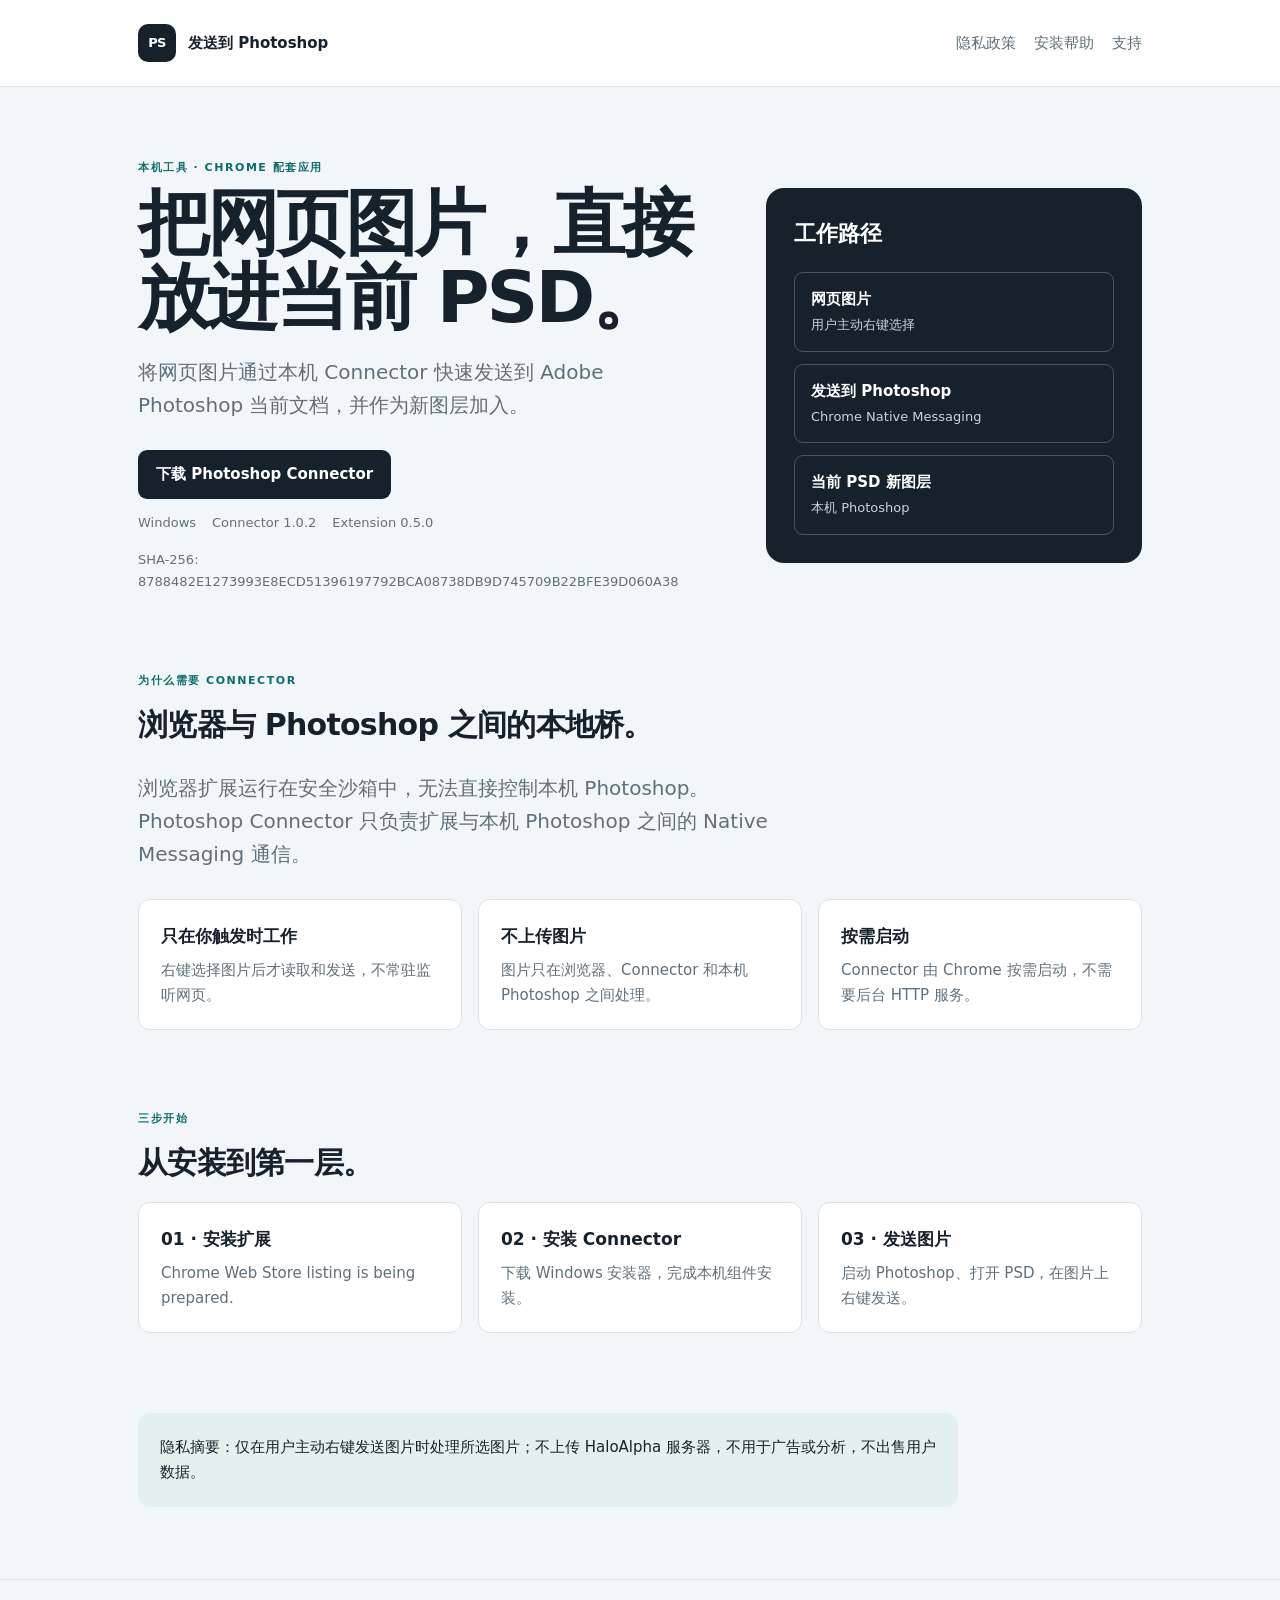
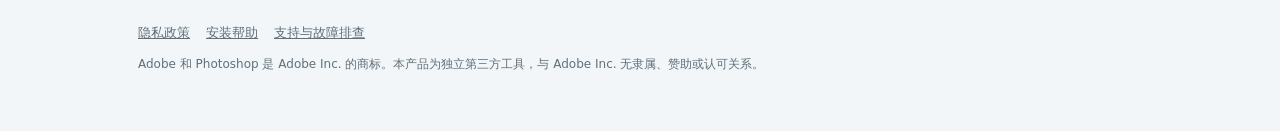
<file: index.html>
<!doctype html>
<html lang="zh-CN">
<head>
<meta charset="utf-8"><meta name="viewport" content="width=device-width,initial-scale=1">
<meta name="description" content="发送到 Photoshop：把网页图片作为新图层加入本机 Photoshop 当前文档。">
<title>发送到 Photoshop · Photoshop Connector</title><link rel="stylesheet" href="./styles.css">
</head>
<body>
<header class="site-header"><div class="wrap nav"><a class="brand" href="./index.html"><span class="mark">PS</span><span>发送到 Photoshop</span></a><nav class="links"><a href="./privacy.html">隐私政策</a><a href="./install.html">安装帮助</a><a href="./support.html">支持</a></nav></div></header>
<main><div class="wrap">
<section class="hero"><div><p class="eyebrow">本机工具 · Chrome 配套应用</p><h1>把网页图片，直接放进当前 PSD。</h1><p class="lead">将网页图片通过本机 Connector 快速发送到 Adobe Photoshop 当前文档，并作为新图层加入。</p><a class="button" href="./downloads/Photoshop-Connector-Setup.exe" download>下载 Photoshop Connector</a><div class="meta"><span>Windows</span><span>Connector 1.0.2</span><span>Extension 0.5.0</span><span>SHA-256: 8788482E1273993E8ECD51396197792BCA08738DB9D745709B22BFE39D060A38</span></div></div><aside class="signal"><h2>工作路径</h2><div class="flow"><div><strong>网页图片</strong><span>用户主动右键选择</span></div><div><strong>发送到 Photoshop</strong><span>Chrome Native Messaging</span></div><div><strong>当前 PSD 新图层</strong><span>本机 Photoshop</span></div></div></aside></section>
<section class="section"><p class="eyebrow">为什么需要 Connector</p><h2>浏览器与 Photoshop 之间的本地桥。</h2><p class="lead">浏览器扩展运行在安全沙箱中，无法直接控制本机 Photoshop。Photoshop Connector 只负责扩展与本机 Photoshop 之间的 Native Messaging 通信。</p><div class="grid"><div class="tile"><h3>只在你触发时工作</h3><p>右键选择图片后才读取和发送，不常驻监听网页。</p></div><div class="tile"><h3>不上传图片</h3><p>图片只在浏览器、Connector 和本机 Photoshop 之间处理。</p></div><div class="tile"><h3>按需启动</h3><p>Connector 由 Chrome 按需启动，不需要后台 HTTP 服务。</p></div></div></section>
<section class="section"><p class="eyebrow">三步开始</p><h2>从安装到第一层。</h2><div class="grid"><div class="tile"><h3>01 · 安装扩展</h3><p>Chrome Web Store listing is being prepared.</p></div><div class="tile"><h3>02 · 安装 Connector</h3><p>下载 Windows 安装器，完成本机组件安装。</p></div><div class="tile"><h3>03 · 发送图片</h3><p>启动 Photoshop、打开 PSD，在图片上右键发送。</p></div></div></section>
<section class="section privacy"><p>隐私摘要：仅在用户主动右键发送图片时处理所选图片；不上传 HaloAlpha 服务器，不用于广告或分析，不出售用户数据。</p></section>
</div></main><footer class="footer"><div class="wrap"><nav><a href="./privacy.html">隐私政策</a><a href="./install.html">安装帮助</a><a href="./support.html">支持与故障排查</a></nav><p class="disclaimer">Adobe 和 Photoshop 是 Adobe Inc. 的商标。本产品为独立第三方工具，与 Adobe Inc. 无隶属、赞助或认可关系。</p></div></footer>
</body></html>
</file>
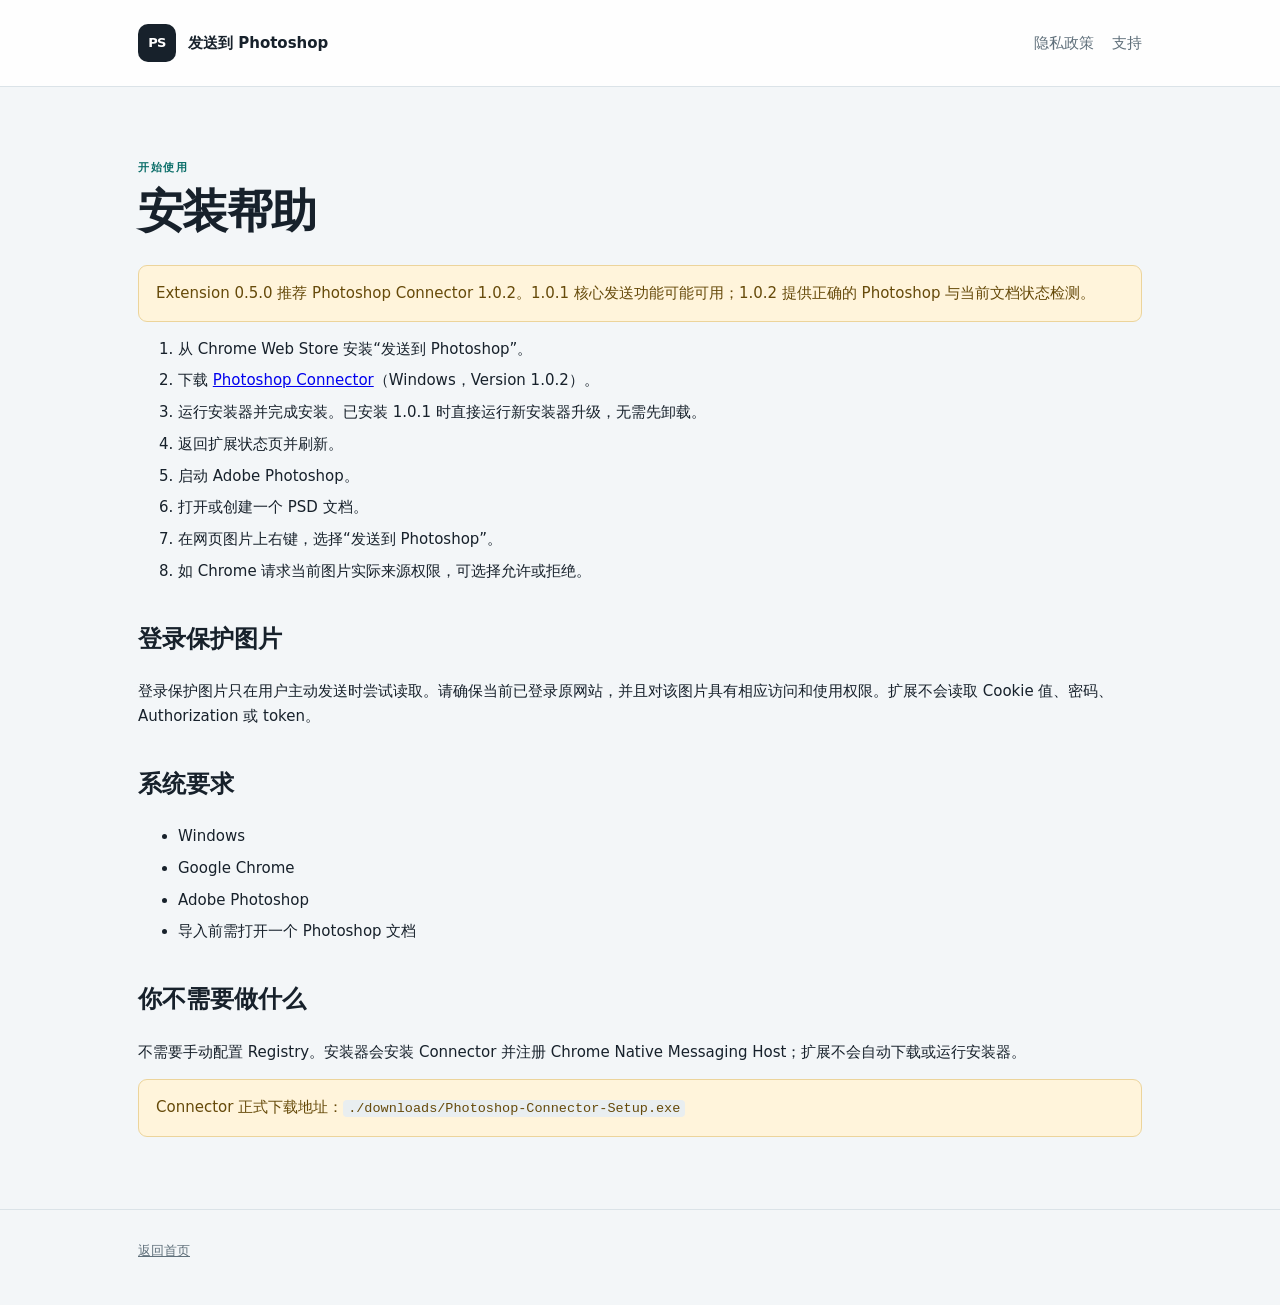
<file: install.html>
<!doctype html><html lang="zh-CN"><head><meta charset="utf-8"><meta name="viewport" content="width=device-width,initial-scale=1"><title>安装帮助 · 发送到 Photoshop</title><link rel="stylesheet" href="./styles.css"></head><body><header class="site-header"><div class="wrap nav"><a class="brand" href="./index.html"><span class="mark">PS</span><span>发送到 Photoshop</span></a><nav class="links"><a href="./privacy.html">隐私政策</a><a href="./support.html">支持</a></nav></div></header><main><div class="wrap article"><p class="eyebrow">开始使用</p><h1>安装帮助</h1><div class="notice">Extension 0.5.0 推荐 Photoshop Connector 1.0.2。1.0.1 核心发送功能可能可用；1.0.2 提供正确的 Photoshop 与当前文档状态检测。</div><ol><li>从 Chrome Web Store 安装“发送到 Photoshop”。</li><li>下载 <a href="./downloads/Photoshop-Connector-Setup.exe">Photoshop Connector</a>（Windows，Version 1.0.2）。</li><li>运行安装器并完成安装。已安装 1.0.1 时直接运行新安装器升级，无需先卸载。</li><li>返回扩展状态页并刷新。</li><li>启动 Adobe Photoshop。</li><li>打开或创建一个 PSD 文档。</li><li>在网页图片上右键，选择“发送到 Photoshop”。</li><li>如 Chrome 请求当前图片实际来源权限，可选择允许或拒绝。</li></ol><h2>登录保护图片</h2><p>登录保护图片只在用户主动发送时尝试读取。请确保当前已登录原网站，并且对该图片具有相应访问和使用权限。扩展不会读取 Cookie 值、密码、Authorization 或 token。</p><h2>系统要求</h2><ul><li>Windows</li><li>Google Chrome</li><li>Adobe Photoshop</li><li>导入前需打开一个 Photoshop 文档</li></ul><h2>你不需要做什么</h2><p>不需要手动配置 Registry。安装器会安装 Connector 并注册 Chrome Native Messaging Host；扩展不会自动下载或运行安装器。</p><div class="notice">Connector 正式下载地址：<code>./downloads/Photoshop-Connector-Setup.exe</code></div></div></main><footer class="footer"><div class="wrap"><a href="./index.html">返回首页</a></div></footer></body></html>
</file>
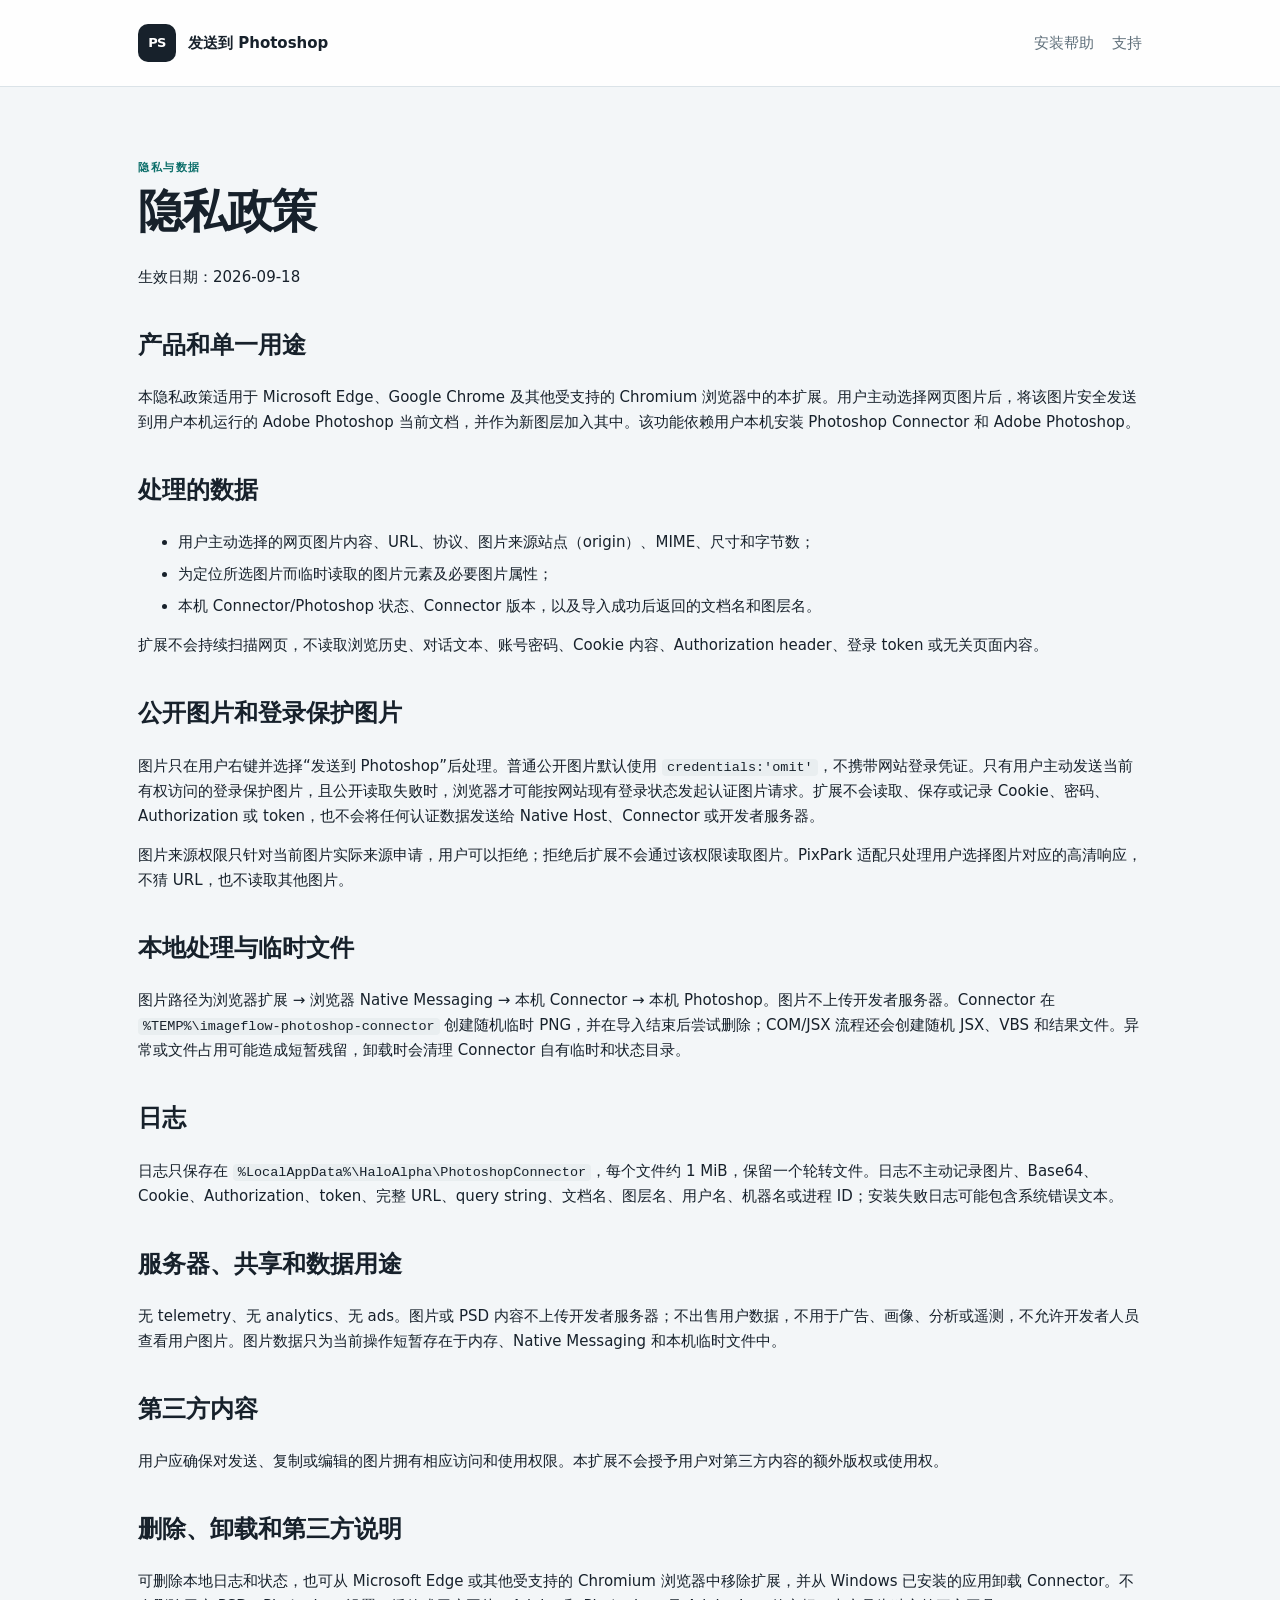
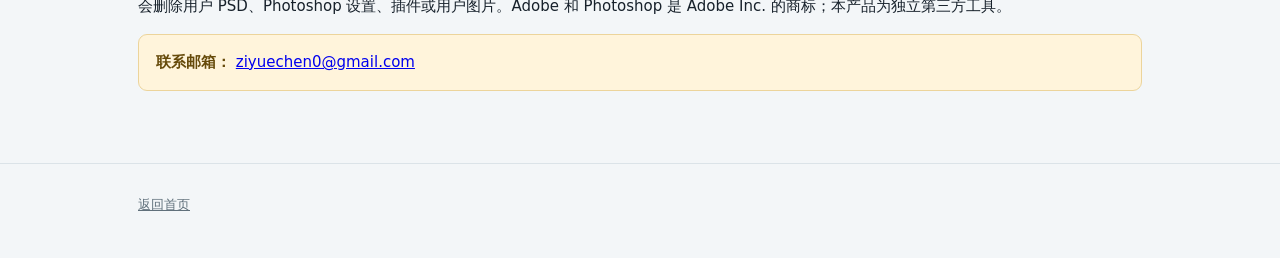
<file: privacy.html>
<!doctype html><html lang="zh-CN"><head><meta charset="utf-8"><meta name="viewport" content="width=device-width,initial-scale=1"><title>隐私政策 · 发送到 Photoshop</title><link rel="stylesheet" href="./styles.css"></head><body><header class="site-header"><div class="wrap nav"><a class="brand" href="./index.html"><span class="mark">PS</span><span>发送到 Photoshop</span></a><nav class="links"><a href="./install.html">安装帮助</a><a href="./support.html">支持</a></nav></div></header><main><div class="wrap article"><p class="eyebrow">隐私与数据</p><h1>隐私政策</h1><p>生效日期：2026-09-18</p>
<h2>产品和单一用途</h2><p>本隐私政策适用于 Microsoft Edge、Google Chrome 及其他受支持的 Chromium 浏览器中的本扩展。用户主动选择网页图片后，将该图片安全发送到用户本机运行的 Adobe Photoshop 当前文档，并作为新图层加入其中。该功能依赖用户本机安装 Photoshop Connector 和 Adobe Photoshop。</p>
<h2>处理的数据</h2><ul><li>用户主动选择的网页图片内容、URL、协议、图片来源站点（origin）、MIME、尺寸和字节数；</li><li>为定位所选图片而临时读取的图片元素及必要图片属性；</li><li>本机 Connector/Photoshop 状态、Connector 版本，以及导入成功后返回的文档名和图层名。</li></ul><p>扩展不会持续扫描网页，不读取浏览历史、对话文本、账号密码、Cookie 内容、Authorization header、登录 token 或无关页面内容。</p>
<h2>公开图片和登录保护图片</h2><p>图片只在用户右键并选择“发送到 Photoshop”后处理。普通公开图片默认使用 <code>credentials:'omit'</code>，不携带网站登录凭证。只有用户主动发送当前有权访问的登录保护图片，且公开读取失败时，浏览器才可能按网站现有登录状态发起认证图片请求。扩展不会读取、保存或记录 Cookie、密码、Authorization 或 token，也不会将任何认证数据发送给 Native Host、Connector 或开发者服务器。</p><p>图片来源权限只针对当前图片实际来源申请，用户可以拒绝；拒绝后扩展不会通过该权限读取图片。PixPark 适配只处理用户选择图片对应的高清响应，不猜 URL，也不读取其他图片。</p>
<h2>本地处理与临时文件</h2><p>图片路径为浏览器扩展 → 浏览器 Native Messaging → 本机 Connector → 本机 Photoshop。图片不上传开发者服务器。Connector 在 <code>%TEMP%\imageflow-photoshop-connector</code> 创建随机临时 PNG，并在导入结束后尝试删除；COM/JSX 流程还会创建随机 JSX、VBS 和结果文件。异常或文件占用可能造成短暂残留，卸载时会清理 Connector 自有临时和状态目录。</p>
<h2>日志</h2><p>日志只保存在 <code>%LocalAppData%\HaloAlpha\PhotoshopConnector</code>，每个文件约 1 MiB，保留一个轮转文件。日志不主动记录图片、Base64、Cookie、Authorization、token、完整 URL、query string、文档名、图层名、用户名、机器名或进程 ID；安装失败日志可能包含系统错误文本。</p>
<h2>服务器、共享和数据用途</h2><p>无 telemetry、无 analytics、无 ads。图片或 PSD 内容不上传开发者服务器；不出售用户数据，不用于广告、画像、分析或遥测，不允许开发者人员查看用户图片。图片数据只为当前操作短暂存在于内存、Native Messaging 和本机临时文件中。</p>
<h2>第三方内容</h2><p>用户应确保对发送、复制或编辑的图片拥有相应访问和使用权限。本扩展不会授予用户对第三方内容的额外版权或使用权。</p>
<h2>删除、卸载和第三方说明</h2><p>可删除本地日志和状态，也可从 Microsoft Edge 或其他受支持的 Chromium 浏览器中移除扩展，并从 Windows 已安装的应用卸载 Connector。不会删除用户 PSD、Photoshop 设置、插件或用户图片。Adobe 和 Photoshop 是 Adobe Inc. 的商标；本产品为独立第三方工具。</p><div class="notice"><strong>联系邮箱：</strong> <a href="mailto:ziyuechen0@gmail.com">ziyuechen0@gmail.com</a></div></div></main><footer class="footer"><div class="wrap"><a href="./index.html">返回首页</a></div></footer></body></html>
</file>
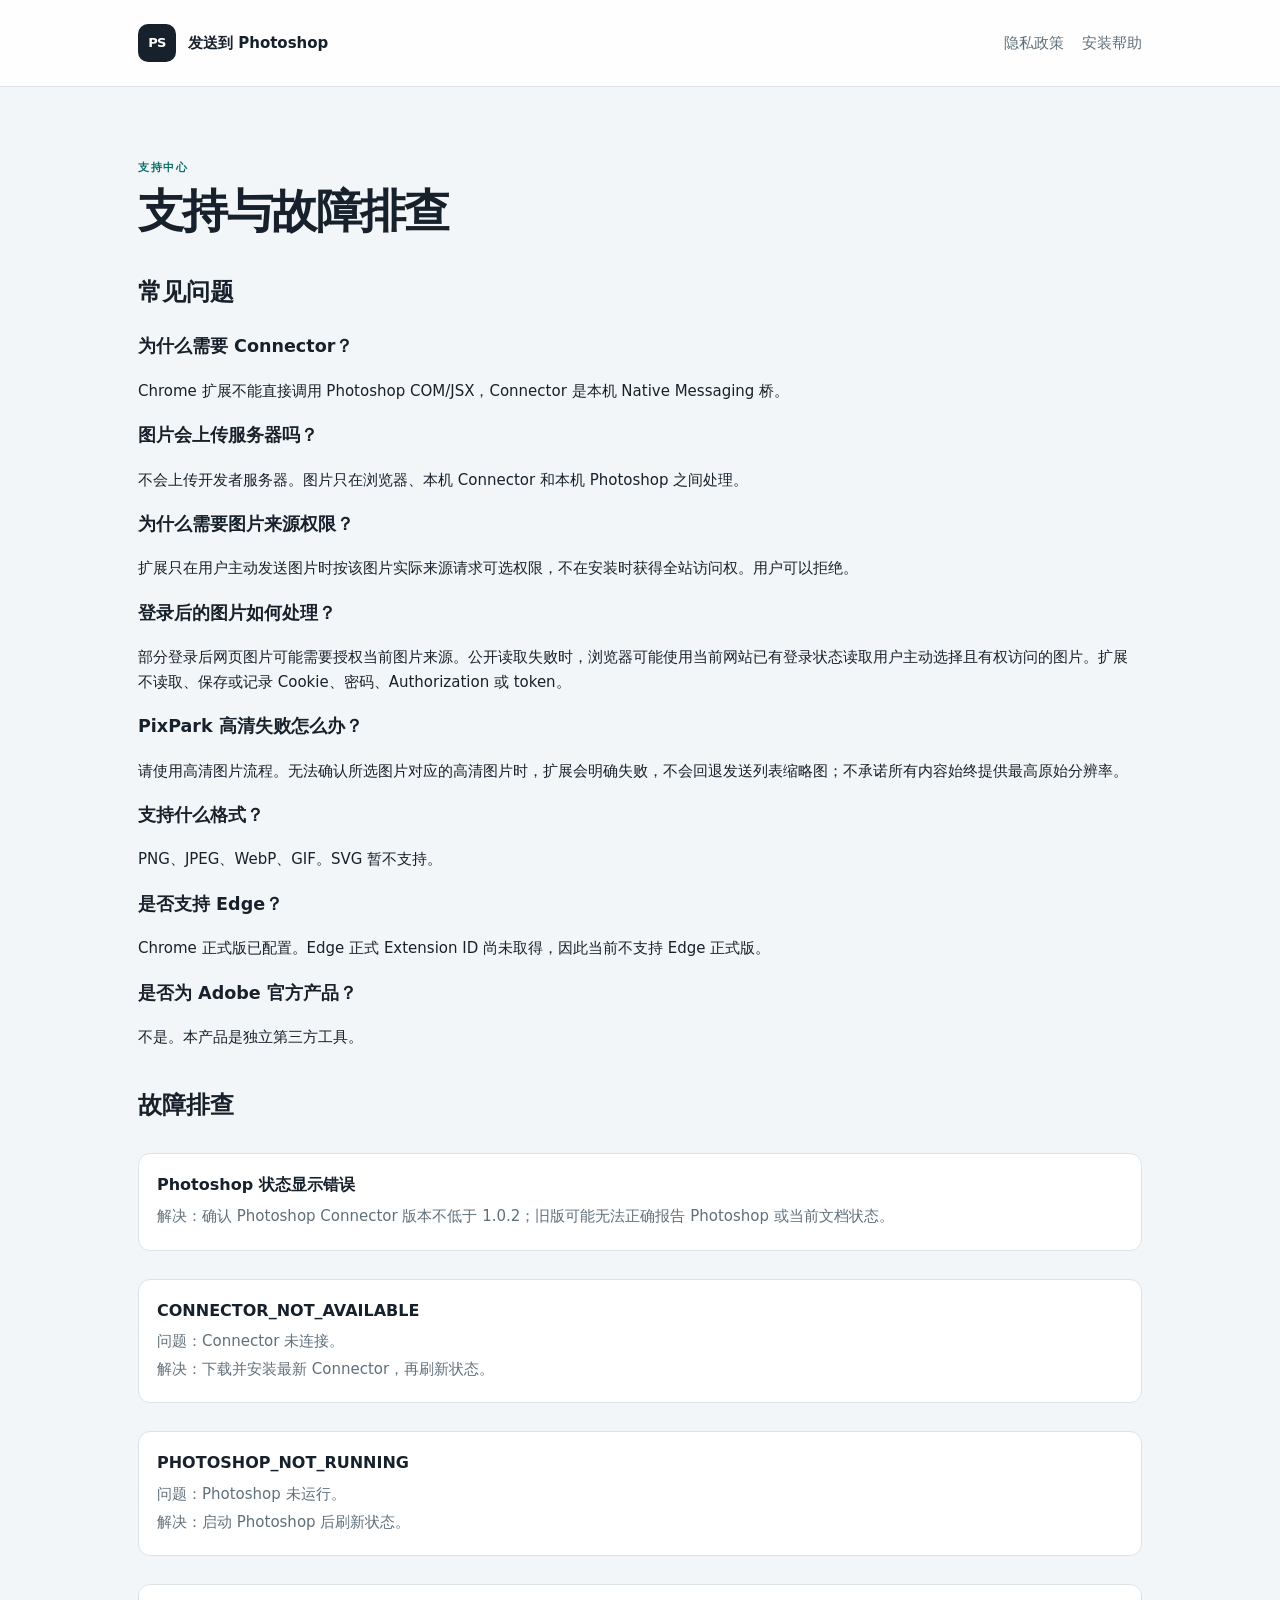
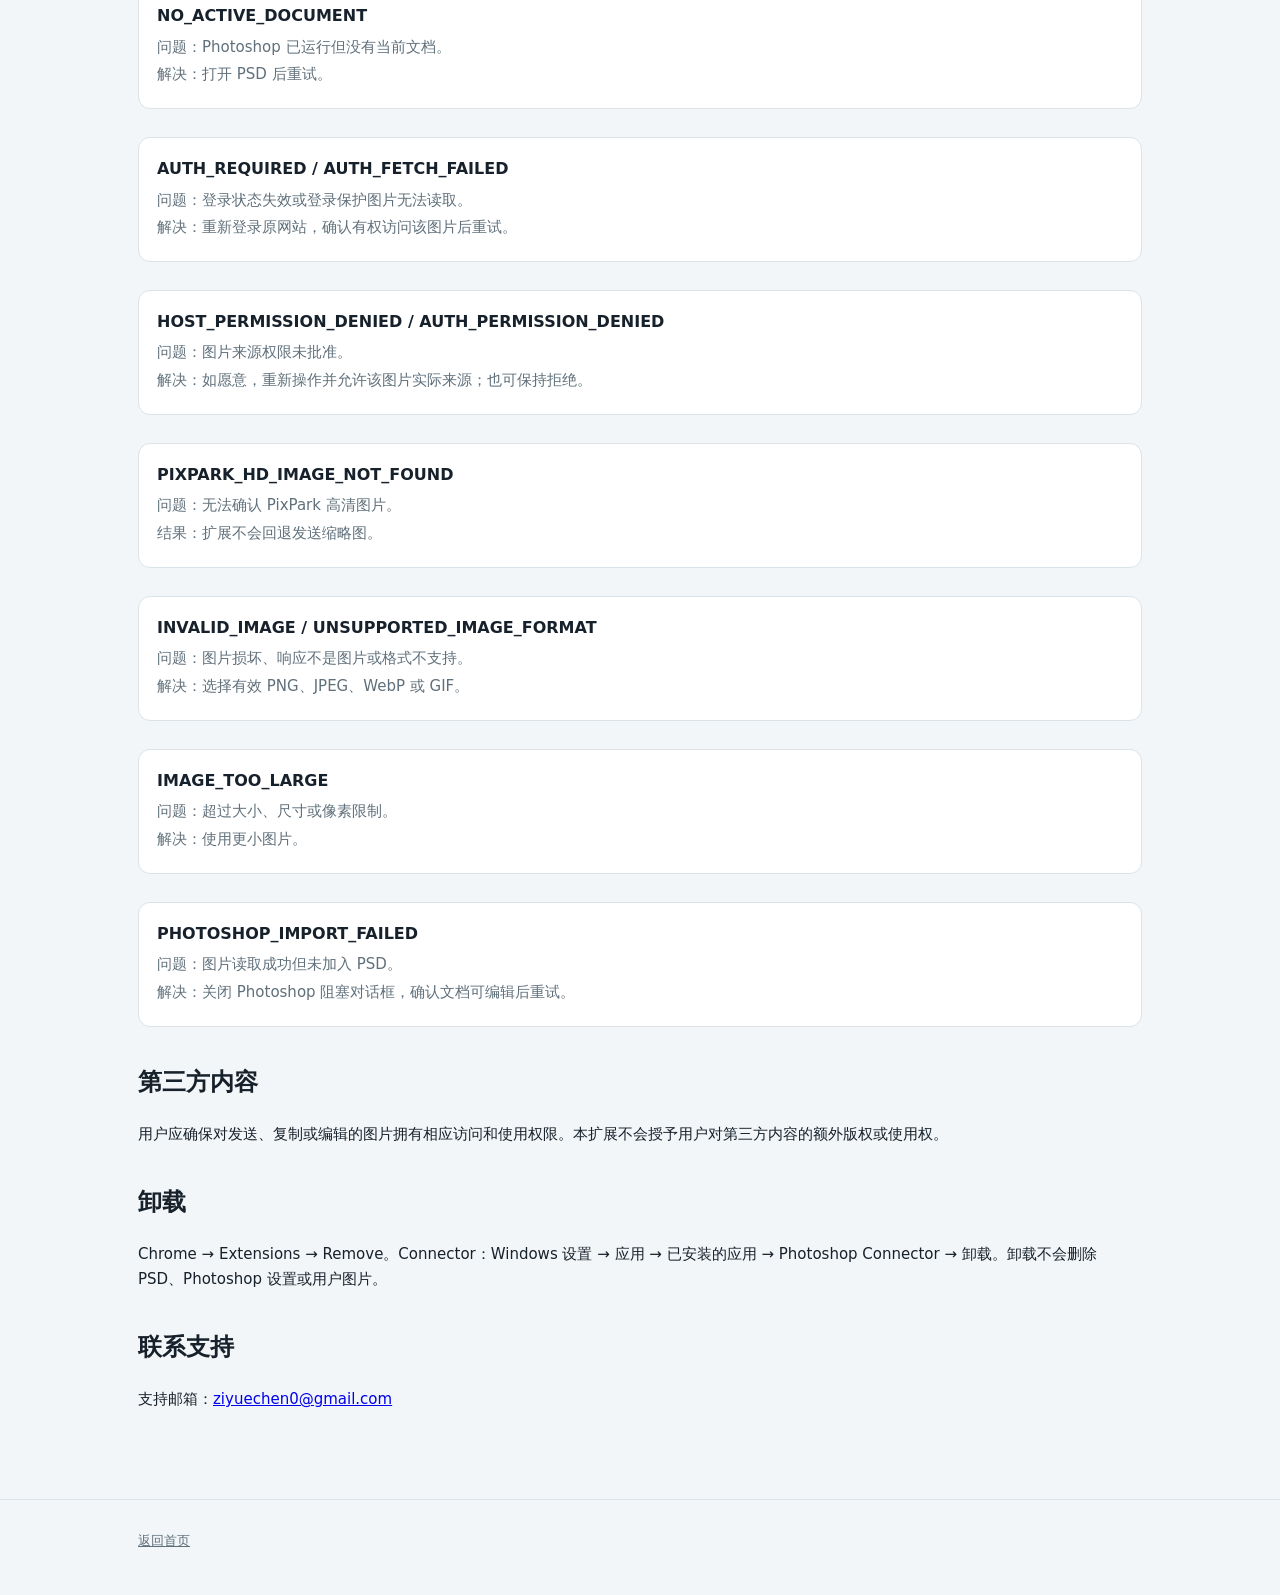
<file: support.html>
<!doctype html><html lang="zh-CN"><head><meta charset="utf-8"><meta name="viewport" content="width=device-width,initial-scale=1"><title>支持与故障排查 · 发送到 Photoshop</title><link rel="stylesheet" href="./styles.css"></head><body><header class="site-header"><div class="wrap nav"><a class="brand" href="./index.html"><span class="mark">PS</span><span>发送到 Photoshop</span></a><nav class="links"><a href="./privacy.html">隐私政策</a><a href="./install.html">安装帮助</a></nav></div></header><main><div class="wrap article"><p class="eyebrow">支持中心</p><h1>支持与故障排查</h1>
<h2>常见问题</h2><h3>为什么需要 Connector？</h3><p>Chrome 扩展不能直接调用 Photoshop COM/JSX，Connector 是本机 Native Messaging 桥。</p><h3>图片会上传服务器吗？</h3><p>不会上传开发者服务器。图片只在浏览器、本机 Connector 和本机 Photoshop 之间处理。</p><h3>为什么需要图片来源权限？</h3><p>扩展只在用户主动发送图片时按该图片实际来源请求可选权限，不在安装时获得全站访问权。用户可以拒绝。</p><h3>登录后的图片如何处理？</h3><p>部分登录后网页图片可能需要授权当前图片来源。公开读取失败时，浏览器可能使用当前网站已有登录状态读取用户主动选择且有权访问的图片。扩展不读取、保存或记录 Cookie、密码、Authorization 或 token。</p><h3>PixPark 高清失败怎么办？</h3><p>请使用高清图片流程。无法确认所选图片对应的高清图片时，扩展会明确失败，不会回退发送列表缩略图；不承诺所有内容始终提供最高原始分辨率。</p><h3>支持什么格式？</h3><p>PNG、JPEG、WebP、GIF。SVG 暂不支持。</p><h3>是否支持 Edge？</h3><p>Chrome 正式版已配置。Edge 正式 Extension ID 尚未取得，因此当前不支持 Edge 正式版。</p><h3>是否为 Adobe 官方产品？</h3><p>不是。本产品是独立第三方工具。</p>
<h2 id="troubleshooting">故障排查</h2><div class="error"><h3>Photoshop 状态显示错误</h3><p>解决：确认 Photoshop Connector 版本不低于 1.0.2；旧版可能无法正确报告 Photoshop 或当前文档状态。</p></div><div class="error"><h3>CONNECTOR_NOT_AVAILABLE</h3><p>问题：Connector 未连接。</p><p>解决：下载并安装最新 Connector，再刷新状态。</p></div><div class="error"><h3>PHOTOSHOP_NOT_RUNNING</h3><p>问题：Photoshop 未运行。</p><p>解决：启动 Photoshop 后刷新状态。</p></div><div class="error"><h3>NO_ACTIVE_DOCUMENT</h3><p>问题：Photoshop 已运行但没有当前文档。</p><p>解决：打开 PSD 后重试。</p></div><div class="error"><h3>AUTH_REQUIRED / AUTH_FETCH_FAILED</h3><p>问题：登录状态失效或登录保护图片无法读取。</p><p>解决：重新登录原网站，确认有权访问该图片后重试。</p></div><div class="error"><h3>HOST_PERMISSION_DENIED / AUTH_PERMISSION_DENIED</h3><p>问题：图片来源权限未批准。</p><p>解决：如愿意，重新操作并允许该图片实际来源；也可保持拒绝。</p></div><div class="error"><h3>PIXPARK_HD_IMAGE_NOT_FOUND</h3><p>问题：无法确认 PixPark 高清图片。</p><p>结果：扩展不会回退发送缩略图。</p></div><div class="error"><h3>INVALID_IMAGE / UNSUPPORTED_IMAGE_FORMAT</h3><p>问题：图片损坏、响应不是图片或格式不支持。</p><p>解决：选择有效 PNG、JPEG、WebP 或 GIF。</p></div><div class="error"><h3>IMAGE_TOO_LARGE</h3><p>问题：超过大小、尺寸或像素限制。</p><p>解决：使用更小图片。</p></div><div class="error"><h3>PHOTOSHOP_IMPORT_FAILED</h3><p>问题：图片读取成功但未加入 PSD。</p><p>解决：关闭 Photoshop 阻塞对话框，确认文档可编辑后重试。</p></div>
<h2>第三方内容</h2><p>用户应确保对发送、复制或编辑的图片拥有相应访问和使用权限。本扩展不会授予用户对第三方内容的额外版权或使用权。</p><h2 id="uninstall">卸载</h2><p>Chrome → Extensions → Remove。Connector：Windows 设置 → 应用 → 已安装的应用 → Photoshop Connector → 卸载。卸载不会删除 PSD、Photoshop 设置或用户图片。</p><h2>联系支持</h2><p>支持邮箱：<a href="mailto:ziyuechen0@gmail.com">ziyuechen0@gmail.com</a></p></div></main><footer class="footer"><div class="wrap"><a href="./index.html">返回首页</a></div></footer></body></html>
</file>
<file: styles.css>
:root{--ink:#17212b;--muted:#60707b;--line:#dbe3e8;--surface:#fff;--wash:#f3f6f8;--accent:#0b6e69;--accent-soft:#e3f1ee;--max:1060px}*{box-sizing:border-box}body{margin:0;background:var(--wash);color:var(--ink);font:15px/1.65 system-ui,-apple-system,"Segoe UI",sans-serif}.wrap{max-width:var(--max);margin:auto;padding:0 28px}.site-header{padding:24px 0;border-bottom:1px solid var(--line);background:rgba(255,255,255,.92)}.nav{display:flex;align-items:center;justify-content:space-between;gap:20px}.brand{display:flex;gap:12px;align-items:center;text-decoration:none;color:var(--ink);font-weight:800}.mark{width:38px;height:38px;border-radius:10px;background:var(--ink);color:#fff;display:grid;place-items:center;font-size:13px;letter-spacing:-.06em}.links{display:flex;gap:18px;flex-wrap:wrap}.links a{color:var(--muted);text-decoration:none}.links a:hover,.links a:focus-visible{color:var(--accent)}main{padding:72px 0}.hero{display:grid;grid-template-columns:1.2fr .8fr;gap:64px;align-items:center}.eyebrow{margin:0 0 10px;color:var(--accent);font-size:11px;font-weight:800;letter-spacing:.14em;text-transform:uppercase}.hero h1{margin:0;max-width:680px;font-size:clamp(38px,6vw,72px);line-height:1.02;letter-spacing:-.04em}.lead{font-size:20px;color:var(--muted);max-width:630px;margin:22px 0 28px}.button{display:inline-flex;align-items:center;justify-content:center;border-radius:9px;padding:12px 18px;background:var(--ink);color:#fff;text-decoration:none;font-weight:750}.button:hover,.button:focus-visible{background:var(--accent)}.meta{display:flex;gap:16px;flex-wrap:wrap;color:var(--muted);font-size:13px;margin-top:13px}.signal{background:var(--ink);color:#fff;border-radius:18px;padding:28px}.signal h2{margin:0 0 20px;font-size:22px}.flow{display:grid;gap:12px}.flow div{padding:14px 16px;border:1px solid rgba(255,255,255,.22);border-radius:9px}.flow strong{display:block;color:#fff}.flow span{font-size:13px;color:#c8d4d9}.section{margin-top:80px}.section h2{margin:0 0 14px;font-size:30px;letter-spacing:-.025em}.grid{display:grid;grid-template-columns:repeat(3,1fr);gap:16px}.tile{background:var(--surface);border:1px solid var(--line);border-radius:12px;padding:22px}.tile h3{margin:0 0 8px;font-size:17px}.tile p{margin:0;color:var(--muted)}.privacy{background:var(--accent-soft);border-radius:12px;padding:22px;max-width:820px}.privacy p{margin:0}.footer{border-top:1px solid var(--line);padding:30px 0 44px;color:var(--muted);font-size:13px}.footer nav{display:flex;gap:16px;flex-wrap:wrap;margin:12px 0}.footer a{color:var(--muted)}.disclaimer{font-size:12px}article{max-width:780px}.article h1{font-size:46px;line-height:1.08;letter-spacing:-.035em;margin:0 0 28px}.article h2{margin-top:36px;font-size:24px}.article li{margin:7px 0}.notice{padding:15px 17px;border-radius:9px;background:#fff4db;color:#664a0a;border:1px solid #ecd49b}.error{margin-top:28px;padding:18px;background:#fff;border:1px solid var(--line);border-radius:12px}.error h3{margin:0 0 5px;font-size:16px}.error p{margin:3px 0;color:var(--muted)}code{background:#e9eef0;border-radius:4px;padding:1px 5px;font-size:.9em}@media(max-width:760px){.wrap{padding:0 18px}.hero{grid-template-columns:1fr;gap:34px}.hero h1{font-size:48px}.grid{grid-template-columns:1fr}.site-header{padding:18px 0}.links{gap:12px;font-size:13px}main{padding:46px 0}.article h1{font-size:38px}}
</file>
